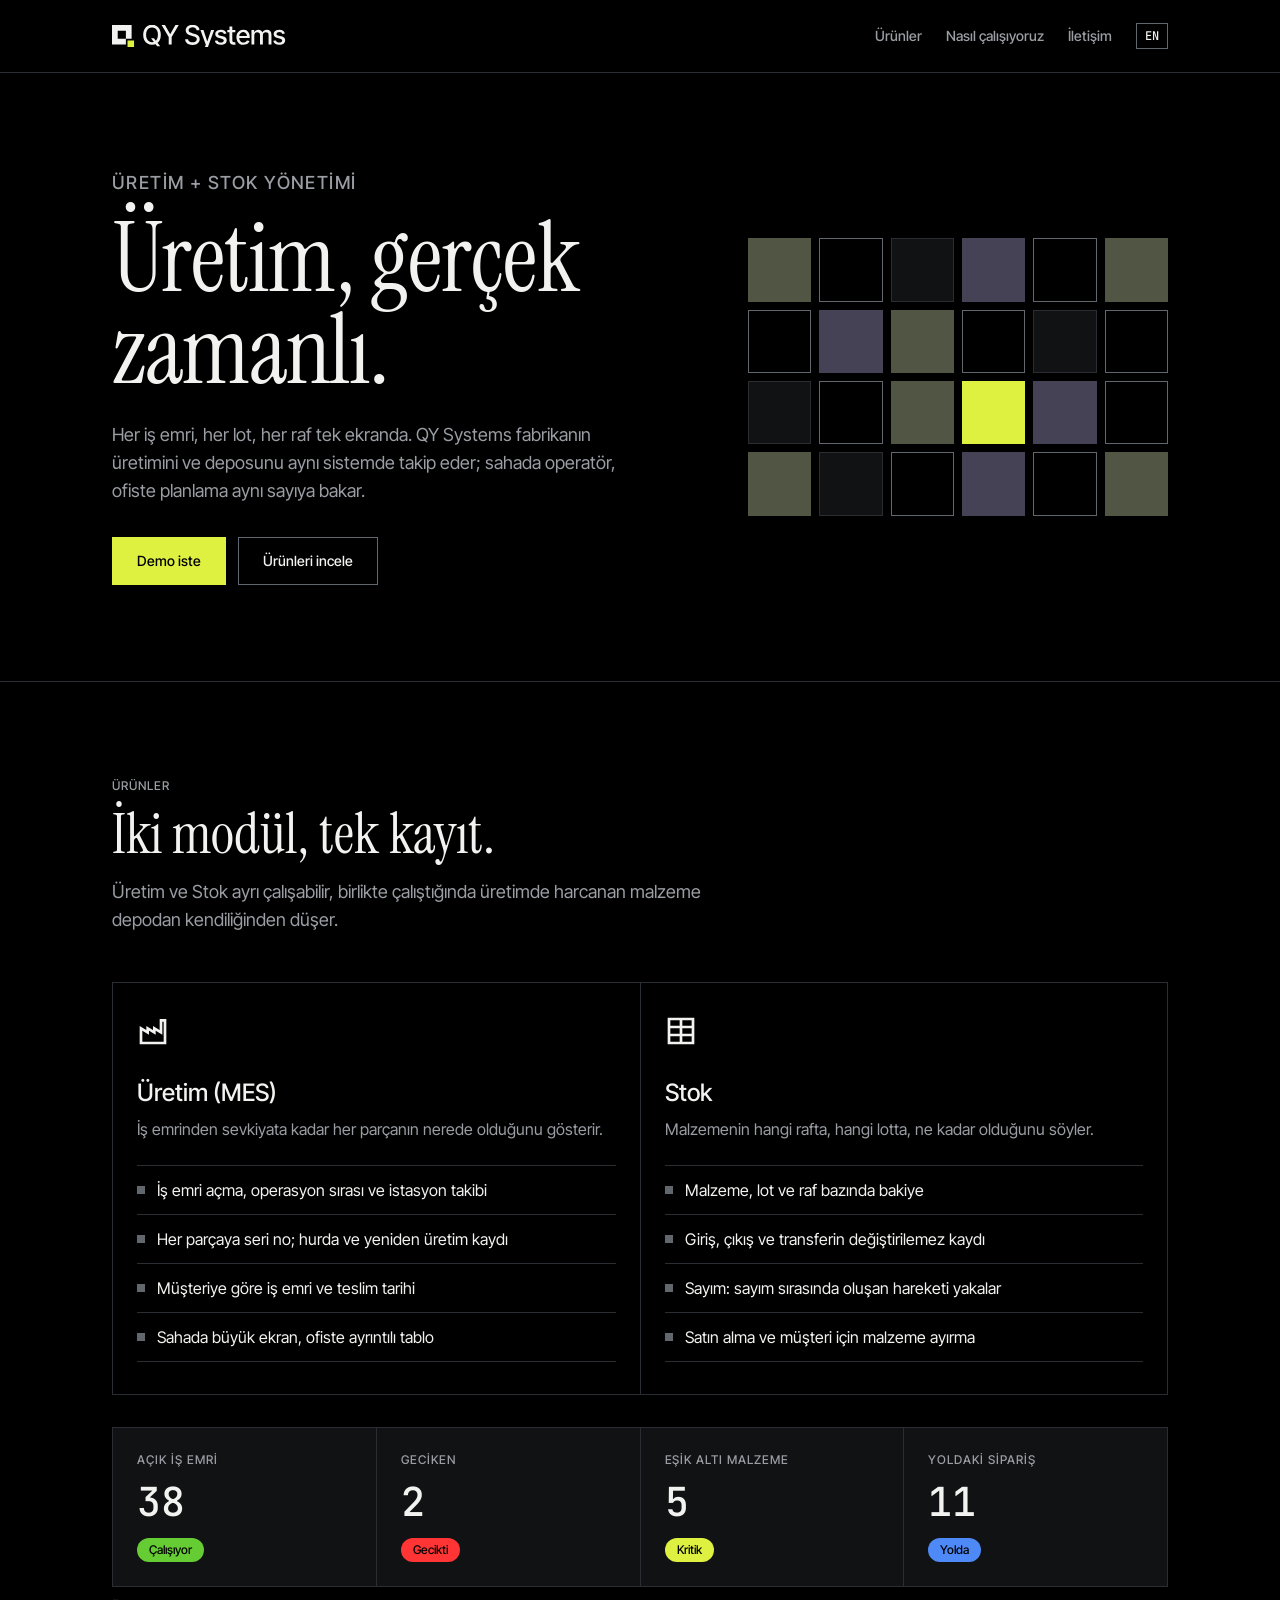
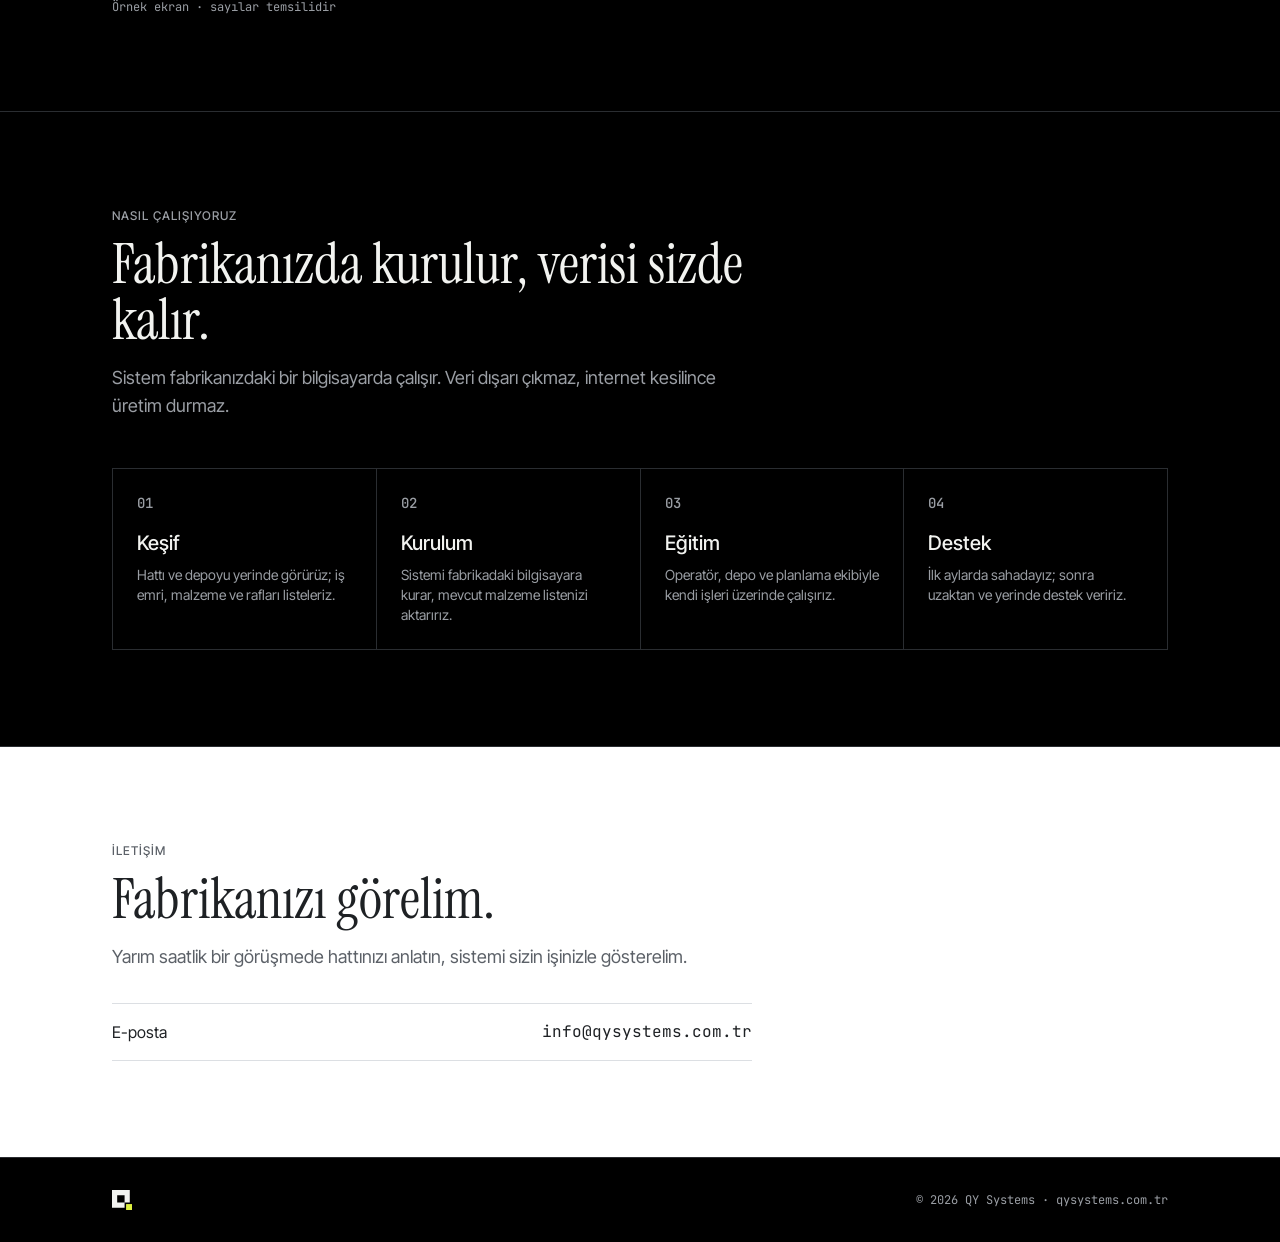
<file: index.html>
<!doctype html>
<html lang="tr">
<head>
<meta charset="utf-8">
<meta name="viewport" content="width=device-width, initial-scale=1">
<title>QY Systems · Üretim ve stok yönetimi</title>
<meta name="description" content="QY Systems: fabrikalar için üretim takibi (MES) ve stok yönetimi. İş emri, lot, seri no ve raf tek ekranda.">
<link rel="icon" href="assets/qy-favicon.svg" type="image/svg+xml">
<link rel="alternate" hreflang="en" href="https://qysystems.com.tr/en/">
<link rel="preconnect" href="https://fonts.googleapis.com">
<link rel="preconnect" href="https://fonts.gstatic.com" crossorigin>
<link href="https://fonts.googleapis.com/css2?family=Instrument+Serif&family=Inter+Tight:wght@400;500&family=JetBrains+Mono:wght@400;500&display=swap" rel="stylesheet">
<link rel="stylesheet" href="style.css">
</head>
<body>

<header class="top">
  <div class="wrap">
    <a class="logo" href="./" aria-label="QY Systems ana sayfa"><img src="assets/qy-lockup-control.svg" alt="QY Systems"></a>
    <nav>
      <a class="sec" href="#urunler">Ürünler</a>
      <a class="sec" href="#nasil">Nasıl çalışıyoruz</a>
      <a class="sec" href="#iletisim">İletişim</a>
      <a class="lang" href="en/" hreflang="en" lang="en">EN</a>
    </nav>
  </div>
</header>

<main>
<section class="hero">
  <div class="wrap">
    <div>
      <p class="label">Üretim + Stok yönetimi</p>
      <h1>Üretim, gerçek zamanlı.</h1>
      <p>Her iş emri, her lot, her raf tek ekranda. QY Systems fabrikanın üretimini ve deposunu aynı sistemde takip eder; sahada operatör, ofiste planlama aynı sayıya bakar.</p>
      <div class="actions">
        <a class="btn primary" href="#iletisim">Demo iste</a>
        <a class="btn" href="#urunler">Ürünleri incele</a>
      </div>
    </div>
    <div class="rack" aria-hidden="true">
      <span class="f1"></span><span></span><span class="f3"></span><span class="f2"></span><span></span><span class="f1"></span>
      <span></span><span class="f2"></span><span class="f1"></span><span></span><span class="f3"></span><span></span>
      <span class="f3"></span><span></span><span class="f1"></span><span class="sig"></span><span class="f2"></span><span></span>
      <span class="f1"></span><span class="f3"></span><span></span><span class="f2"></span><span></span><span class="f1"></span>
    </div>
  </div>
</section>

<section class="block" id="urunler">
  <div class="wrap">
    <p class="label">Ürünler</p>
    <h2>İki modül, tek kayıt.</h2>
    <p class="lead">Üretim ve Stok ayrı çalışabilir, birlikte çalıştığında üretimde harcanan malzeme depodan kendiliğinden düşer.</p>

    <div class="grid2">
      <article class="card">
        <svg class="icon" viewBox="0 0 24 24" fill="none" stroke="currentColor" stroke-width="2" stroke-linecap="square" stroke-linejoin="miter" aria-hidden="true"><path d="M3 21V10l5 3V10l5 3V10l5 3V4h3v17Z"/></svg>
        <h3>Üretim (MES)</h3>
        <p>İş emrinden sevkiyata kadar her parçanın nerede olduğunu gösterir.</p>
        <ul>
          <li>İş emri açma, operasyon sırası ve istasyon takibi</li>
          <li>Her parçaya seri no; hurda ve yeniden üretim kaydı</li>
          <li>Müşteriye göre iş emri ve teslim tarihi</li>
          <li>Sahada büyük ekran, ofiste ayrıntılı tablo</li>
        </ul>
      </article>
      <article class="card">
        <svg class="icon" viewBox="0 0 24 24" fill="none" stroke="currentColor" stroke-width="2" stroke-linecap="square" stroke-linejoin="miter" aria-hidden="true"><path d="M3 3h18v18H3ZM3 9h18M3 15h18M12 3v18"/></svg>
        <h3>Stok</h3>
        <p>Malzemenin hangi rafta, hangi lotta, ne kadar olduğunu söyler.</p>
        <ul>
          <li>Malzeme, lot ve raf bazında bakiye</li>
          <li>Giriş, çıkış ve transferin değiştirilemez kaydı</li>
          <li>Sayım: sayım sırasında oluşan hareketi yakalar</li>
          <li>Satın alma ve müşteri için malzeme ayırma</li>
        </ul>
      </article>
    </div>

    <div class="kpis" aria-label="Örnek kontrol ekranı">
      <div class="kpi"><p class="label">Açık iş emri</p><p class="num">38</p><span class="chip ok">Çalışıyor</span></div>
      <div class="kpi"><p class="label">Geciken</p><p class="num">2</p><span class="chip al">Gecikti</span></div>
      <div class="kpi"><p class="label">Eşik altı malzeme</p><p class="num">5</p><span class="chip sig">Kritik</span></div>
      <div class="kpi"><p class="label">Yoldaki sipariş</p><p class="num">11</p><span class="chip in">Yolda</span></div>
    </div>
    <p class="note">Örnek ekran · sayılar temsilidir</p>
  </div>
</section>

<section class="block" id="nasil">
  <div class="wrap">
    <p class="label">Nasıl çalışıyoruz</p>
    <h2>Fabrikanızda kurulur, verisi sizde kalır.</h2>
    <p class="lead">Sistem fabrikanızdaki bir bilgisayarda çalışır. Veri dışarı çıkmaz, internet kesilince üretim durmaz.</p>
    <div class="steps">
      <div class="step"><p class="n">01</p><h3>Keşif</h3><p>Hattı ve depoyu yerinde görürüz; iş emri, malzeme ve rafları listeleriz.</p></div>
      <div class="step"><p class="n">02</p><h3>Kurulum</h3><p>Sistemi fabrikadaki bilgisayara kurar, mevcut malzeme listenizi aktarırız.</p></div>
      <div class="step"><p class="n">03</p><h3>Eğitim</h3><p>Operatör, depo ve planlama ekibiyle kendi işleri üzerinde çalışırız.</p></div>
      <div class="step"><p class="n">04</p><h3>Destek</h3><p>İlk aylarda sahadayız; sonra uzaktan ve yerinde destek veririz.</p></div>
    </div>
  </div>
</section>

<section class="block contact" id="iletisim">
  <div class="wrap">
    <p class="label">İletişim</p>
    <h2>Fabrikanızı görelim.</h2>
    <p class="lead">Yarım saatlik bir görüşmede hattınızı anlatın, sistemi sizin işinizle gösterelim.</p>
    <div class="contact-list">
      <a href="mailto:info@qysystems.com.tr"><span>E-posta</span><span class="v">info@qysystems.com.tr</span></a>
      <!-- Telefon: numara belli olunca aç -->
      <!-- <a href="tel:+90..."><span>Telefon</span><span class="v">+90 000 000 00 00</span></a> -->
    </div>
  </div>
</section>
</main>

<footer>
  <div class="wrap">
    <img src="assets/qy-mark-control.svg" alt="QY Systems">
    <p>© 2026 QY Systems · qysystems.com.tr</p>
  </div>
</footer>
</body>
</html>
</file>
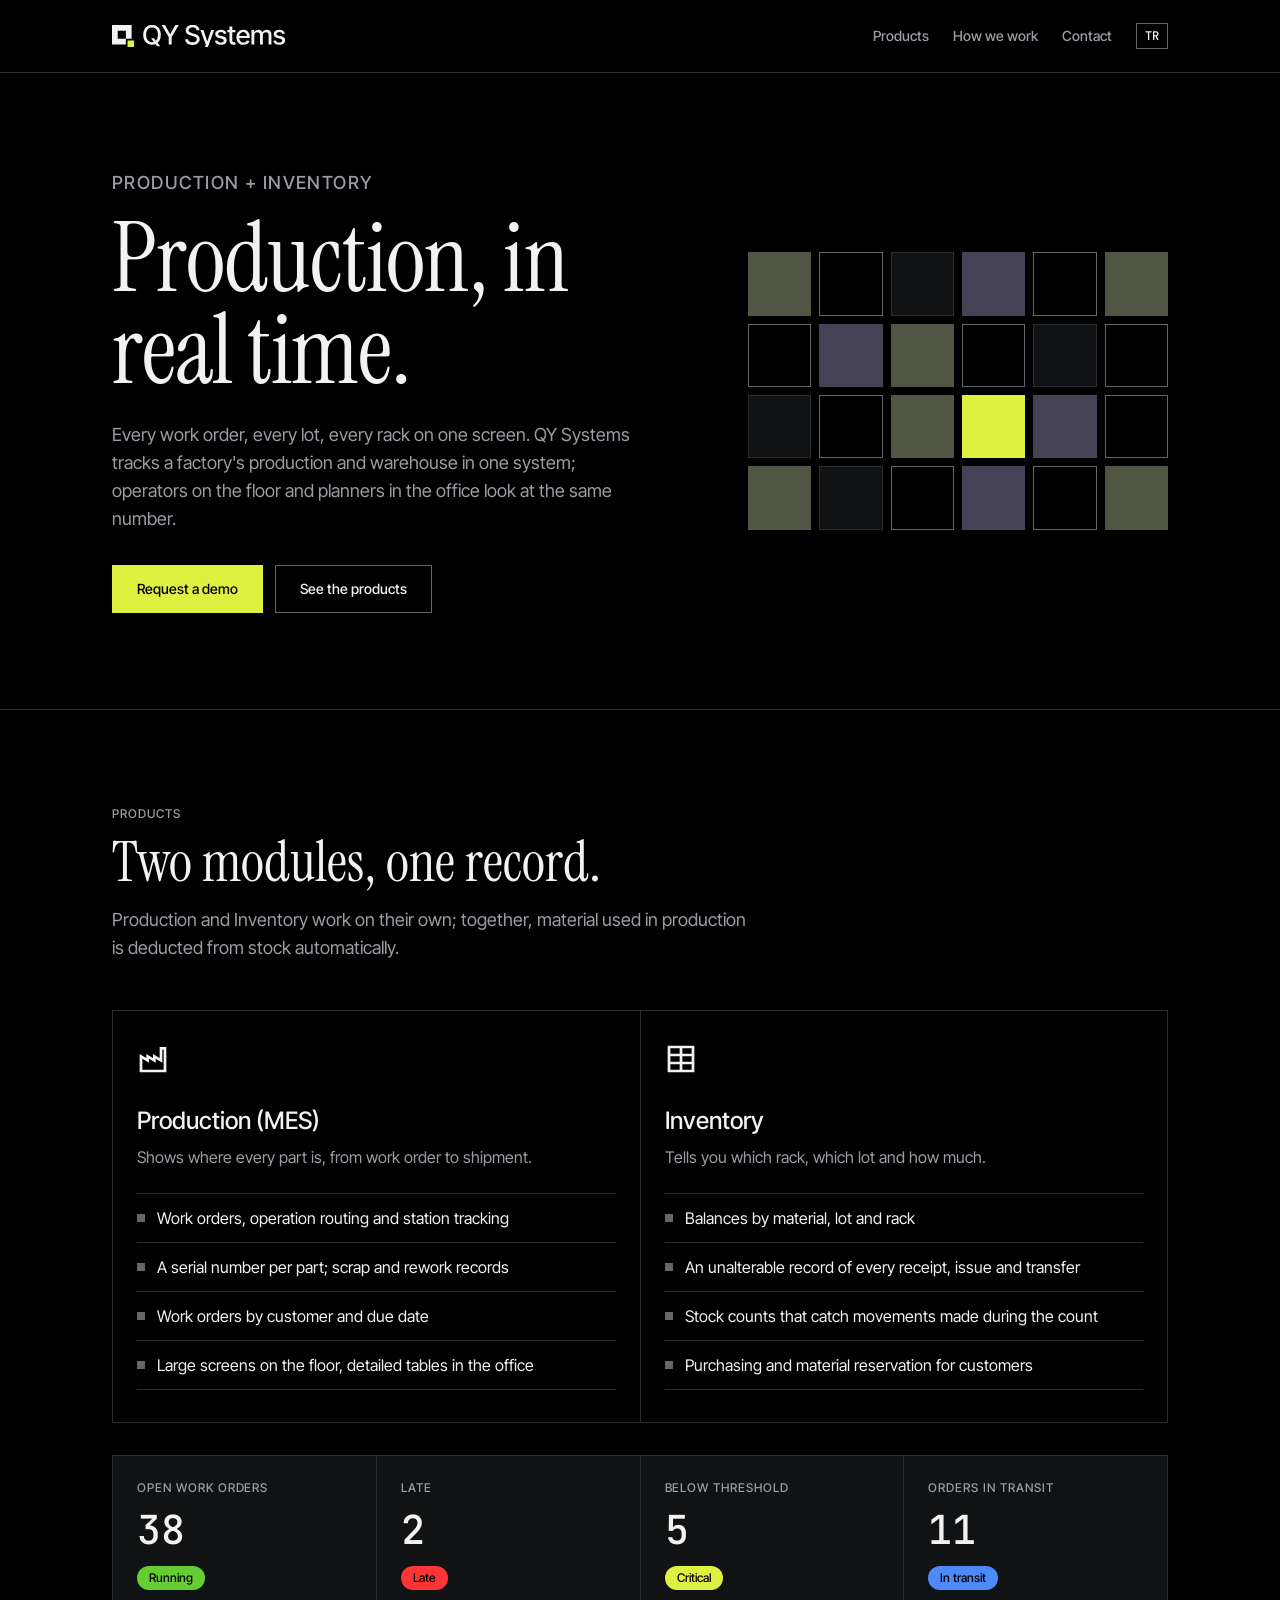
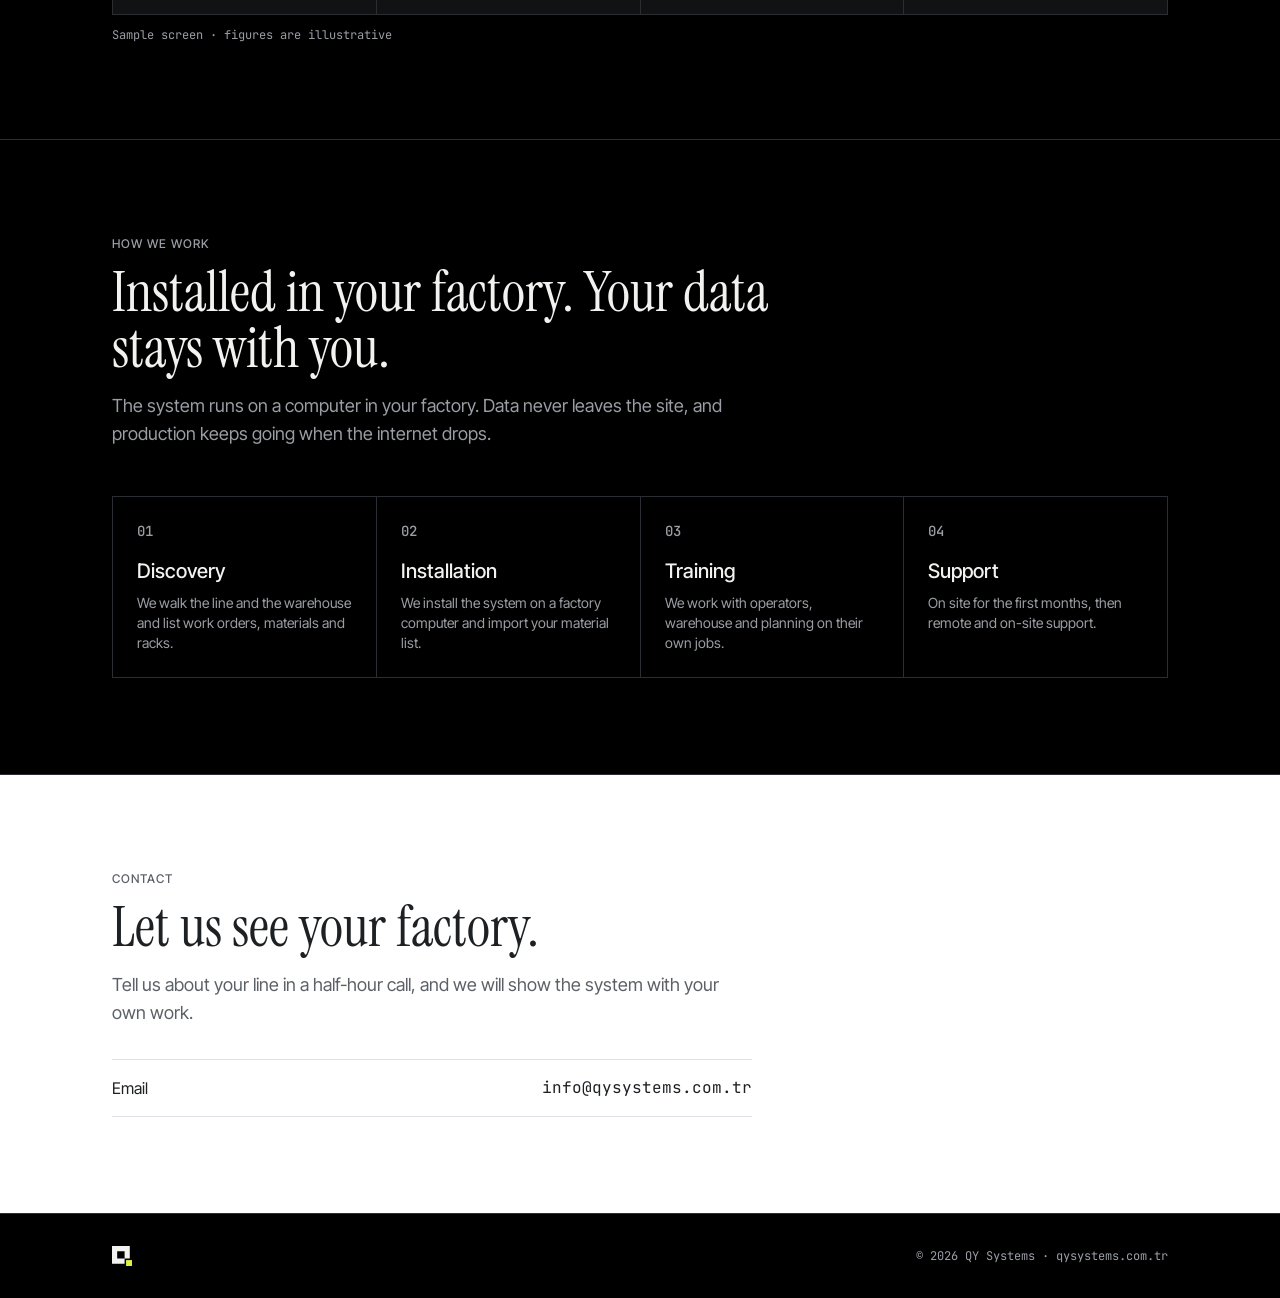
<file: en/index.html>
<!doctype html>
<html lang="en">
<head>
<meta charset="utf-8">
<meta name="viewport" content="width=device-width, initial-scale=1">
<title>QY Systems · Production and inventory management</title>
<meta name="description" content="QY Systems: production tracking (MES) and inventory management for factories. Work orders, lots, serial numbers and racks on one screen.">
<link rel="icon" href="../assets/qy-favicon.svg" type="image/svg+xml">
<link rel="alternate" hreflang="tr" href="https://qysystems.com.tr/">
<link rel="preconnect" href="https://fonts.googleapis.com">
<link rel="preconnect" href="https://fonts.gstatic.com" crossorigin>
<link href="https://fonts.googleapis.com/css2?family=Instrument+Serif&family=Inter+Tight:wght@400;500&family=JetBrains+Mono:wght@400;500&display=swap" rel="stylesheet">
<link rel="stylesheet" href="../style.css">
</head>
<body>

<header class="top">
  <div class="wrap">
    <a class="logo" href="./" aria-label="QY Systems home"><img src="../assets/qy-lockup-control.svg" alt="QY Systems"></a>
    <nav>
      <a class="sec" href="#products">Products</a>
      <a class="sec" href="#how">How we work</a>
      <a class="sec" href="#contact">Contact</a>
      <a class="lang" href="../" hreflang="tr" lang="tr">TR</a>
    </nav>
  </div>
</header>

<main>
<section class="hero">
  <div class="wrap">
    <div>
      <p class="label">Production + Inventory</p>
      <h1>Production, in real time.</h1>
      <p>Every work order, every lot, every rack on one screen. QY Systems tracks a factory's production and warehouse in one system; operators on the floor and planners in the office look at the same number.</p>
      <div class="actions">
        <a class="btn primary" href="#contact">Request a demo</a>
        <a class="btn" href="#products">See the products</a>
      </div>
    </div>
    <div class="rack" aria-hidden="true">
      <span class="f1"></span><span></span><span class="f3"></span><span class="f2"></span><span></span><span class="f1"></span>
      <span></span><span class="f2"></span><span class="f1"></span><span></span><span class="f3"></span><span></span>
      <span class="f3"></span><span></span><span class="f1"></span><span class="sig"></span><span class="f2"></span><span></span>
      <span class="f1"></span><span class="f3"></span><span></span><span class="f2"></span><span></span><span class="f1"></span>
    </div>
  </div>
</section>

<section class="block" id="products">
  <div class="wrap">
    <p class="label">Products</p>
    <h2>Two modules, one record.</h2>
    <p class="lead">Production and Inventory work on their own; together, material used in production is deducted from stock automatically.</p>

    <div class="grid2">
      <article class="card">
        <svg class="icon" viewBox="0 0 24 24" fill="none" stroke="currentColor" stroke-width="2" stroke-linecap="square" stroke-linejoin="miter" aria-hidden="true"><path d="M3 21V10l5 3V10l5 3V10l5 3V4h3v17Z"/></svg>
        <h3>Production (MES)</h3>
        <p>Shows where every part is, from work order to shipment.</p>
        <ul>
          <li>Work orders, operation routing and station tracking</li>
          <li>A serial number per part; scrap and rework records</li>
          <li>Work orders by customer and due date</li>
          <li>Large screens on the floor, detailed tables in the office</li>
        </ul>
      </article>
      <article class="card">
        <svg class="icon" viewBox="0 0 24 24" fill="none" stroke="currentColor" stroke-width="2" stroke-linecap="square" stroke-linejoin="miter" aria-hidden="true"><path d="M3 3h18v18H3ZM3 9h18M3 15h18M12 3v18"/></svg>
        <h3>Inventory</h3>
        <p>Tells you which rack, which lot and how much.</p>
        <ul>
          <li>Balances by material, lot and rack</li>
          <li>An unalterable record of every receipt, issue and transfer</li>
          <li>Stock counts that catch movements made during the count</li>
          <li>Purchasing and material reservation for customers</li>
        </ul>
      </article>
    </div>

    <div class="kpis" aria-label="Sample control screen">
      <div class="kpi"><p class="label">Open work orders</p><p class="num">38</p><span class="chip ok">Running</span></div>
      <div class="kpi"><p class="label">Late</p><p class="num">2</p><span class="chip al">Late</span></div>
      <div class="kpi"><p class="label">Below threshold</p><p class="num">5</p><span class="chip sig">Critical</span></div>
      <div class="kpi"><p class="label">Orders in transit</p><p class="num">11</p><span class="chip in">In transit</span></div>
    </div>
    <p class="note">Sample screen · figures are illustrative</p>
  </div>
</section>

<section class="block" id="how">
  <div class="wrap">
    <p class="label">How we work</p>
    <h2>Installed in your factory. Your data stays with you.</h2>
    <p class="lead">The system runs on a computer in your factory. Data never leaves the site, and production keeps going when the internet drops.</p>
    <div class="steps">
      <div class="step"><p class="n">01</p><h3>Discovery</h3><p>We walk the line and the warehouse and list work orders, materials and racks.</p></div>
      <div class="step"><p class="n">02</p><h3>Installation</h3><p>We install the system on a factory computer and import your material list.</p></div>
      <div class="step"><p class="n">03</p><h3>Training</h3><p>We work with operators, warehouse and planning on their own jobs.</p></div>
      <div class="step"><p class="n">04</p><h3>Support</h3><p>On site for the first months, then remote and on-site support.</p></div>
    </div>
  </div>
</section>

<section class="block contact" id="contact">
  <div class="wrap">
    <p class="label">Contact</p>
    <h2>Let us see your factory.</h2>
    <p class="lead">Tell us about your line in a half-hour call, and we will show the system with your own work.</p>
    <div class="contact-list">
      <a href="mailto:info@qysystems.com.tr"><span>Email</span><span class="v">info@qysystems.com.tr</span></a>
      <!-- Telefon: numara belli olunca aç -->
      <!-- <a href="tel:+90..."><span>Phone</span><span class="v">+90 000 000 00 00</span></a> -->
    </div>
  </div>
</section>
</main>

<footer>
  <div class="wrap">
    <img src="../assets/qy-mark-control.svg" alt="QY Systems">
    <p>© 2026 QY Systems · qysystems.com.tr</p>
  </div>
</footer>
</body>
</html>
</file>
<file: style.css>
/* QY Systems tanıtım sitesi — token'lar QY Systems design system'inden */
:root {
  --surface-000: #000000;
  --surface-100: #111214;
  --line-100: #2A2D31;
  --line-200: #62676E;
  --ink: #F2F3F0;
  --ink-muted: #9A9EA4;
  --signal: #DFF140;
  --on-signal: #000000;
  --olive: #505544;
  --steel: #454256;
  --positive: #66CC33;
  --alarm: #FF3535;
  --info: #4E8AF7;

  --o-surface-000: #FFFFFF;
  --o-surface-100: #F4F5F6;
  --o-line-100: #DCDFE3;
  --o-line-200: #7E848C;
  --o-ink: #1E2124;
  --o-ink-muted: #5C6168;

  --serif: "Instrument Serif", Georgia, serif;
  --sans: "Inter Tight", system-ui, sans-serif;
  --mono: "JetBrains Mono", ui-monospace, monospace;

  --space-1: 4px; --space-2: 8px; --space-3: 12px; --space-4: 16px;
  --space-6: 24px; --space-8: 32px; --space-12: 48px;
  --max: 1120px;
}

* { box-sizing: border-box; margin: 0; padding: 0; }
html { scroll-behavior: smooth; }
body {
  background: var(--surface-000);
  color: var(--ink);
  font: 400 16px/24px var(--sans);
  -webkit-font-smoothing: antialiased;
}
a { color: inherit; }
img { display: block; max-width: 100%; }
.wrap { max-width: var(--max); margin: 0 auto; padding: 0 var(--space-4); }
@media (min-width: 720px) { .wrap { padding: 0 var(--space-8); } }

:focus-visible { outline: 2px solid var(--signal); outline-offset: 2px; }

/* Üst şerit */
.top { border-bottom: 1px solid var(--line-100); }
.top .wrap { display: flex; align-items: center; justify-content: space-between; height: 72px; gap: var(--space-4); }
.top .logo img { height: 22px; width: auto; }
.top nav { display: flex; align-items: center; gap: var(--space-6); }
.top nav a { text-decoration: none; font: 500 14px/20px var(--sans); color: var(--ink-muted); }
.top nav a:hover { color: var(--ink); }
.top nav .lang { font-family: var(--mono); font-size: 12px; border: 1px solid var(--line-200); padding: 2px var(--space-2); color: var(--ink); }
@media (max-width: 719px) { .top nav .sec { display: none; } }

/* Etiket */
.label { font: 500 12px/16px var(--sans); letter-spacing: .08em; text-transform: uppercase; color: var(--ink-muted); }

/* Kahraman */
.hero { padding: var(--space-12) 0; border-bottom: 1px solid var(--line-100); }
.hero .wrap { display: grid; gap: var(--space-12); align-items: center; }
@media (min-width: 900px) { .hero { padding: 96px 0; } .hero .wrap { grid-template-columns: 1.3fr 1fr; } }
.hero h1 { font: 400 56px/56px var(--serif); margin: var(--space-4) 0 var(--space-6); }
@media (min-width: 720px) { .hero h1 { font-size: 96px; line-height: 92px; letter-spacing: -0.01em; } }
.hero p { max-width: 520px; color: var(--ink-muted); font-size: 18px; line-height: 28px; }
.actions { display: flex; flex-wrap: wrap; gap: var(--space-3); margin-top: var(--space-8); }
.btn { display: inline-flex; align-items: center; gap: var(--space-2); height: 48px; padding: 0 var(--space-6);
  font: 500 14px/20px var(--sans); text-decoration: none; border: 1px solid var(--line-200); color: var(--ink); }
.btn.primary { background: var(--signal); color: var(--on-signal); border-color: var(--signal); }
.btn svg { width: 20px; height: 20px; }

/* Raf gözleri motifi */
.rack { display: grid; grid-template-columns: repeat(6, 1fr); gap: 8px; max-width: 420px; justify-self: end; width: 100%; }
.rack span { aspect-ratio: 1; border: 1px solid var(--line-200); }
.rack .f1 { background: var(--olive); border-color: var(--olive); }
.rack .f2 { background: var(--steel); border-color: var(--steel); }
.rack .f3 { background: var(--surface-100); border-color: var(--line-100); }
.rack .sig { background: var(--signal); border-color: var(--signal); }

/* Bölümler */
section.block { padding: var(--space-12) 0; border-bottom: 1px solid var(--line-100); }
@media (min-width: 900px) { section.block { padding: 96px 0; } }
.block h2 { font: 400 40px/44px var(--serif); margin: var(--space-3) 0 var(--space-4); max-width: 720px; }
@media (min-width: 720px) { .block h2 { font-size: 56px; line-height: 56px; } }
.block .lead { color: var(--ink-muted); max-width: 640px; font-size: 18px; line-height: 28px; }

.grid2 { display: grid; gap: 1px; background: var(--line-100); border: 1px solid var(--line-100); margin-top: var(--space-12); }
@media (min-width: 900px) { .grid2 { grid-template-columns: 1fr 1fr; } }
.card { background: var(--surface-000); padding: var(--space-8) var(--space-6); }
.card .icon { width: 32px; height: 32px; color: var(--ink); margin-bottom: var(--space-6); }
.card h3 { font: 500 24px/32px var(--sans); margin-bottom: var(--space-2); }
.card > p { color: var(--ink-muted); margin-bottom: var(--space-6); }
.card ul { list-style: none; border-top: 1px solid var(--line-100); }
.card li { padding: var(--space-3) 0; border-bottom: 1px solid var(--line-100); display: flex; gap: var(--space-3); }
.card li::before { content: ""; flex: none; width: 8px; height: 8px; margin-top: 8px; background: var(--line-200); }

/* Örnek ekran: KPI şeridi */
.kpis { display: grid; grid-template-columns: repeat(2, 1fr); gap: 1px; background: var(--line-100); border: 1px solid var(--line-100); margin-top: var(--space-8); }
@media (min-width: 720px) { .kpis { grid-template-columns: repeat(4, 1fr); } }
.kpi { background: var(--surface-100); padding: var(--space-6); }
.kpi .num { font: 500 40px/44px var(--mono); letter-spacing: -0.01em; margin: var(--space-3) 0; }
.chip { display: inline-flex; align-items: center; height: 24px; padding: 0 var(--space-3); border-radius: 9999px;
  font: 500 12px/16px var(--sans); color: #000; }
.chip.ok { background: var(--positive); }
.chip.sig { background: var(--signal); }
.chip.al { background: var(--alarm); }
.chip.in { background: var(--info); }
.note { font: 400 12px/16px var(--mono); color: var(--ink-muted); margin-top: var(--space-3); }

/* Adımlar */
.steps { display: grid; gap: 1px; background: var(--line-100); border: 1px solid var(--line-100); margin-top: var(--space-12); counter-reset: s; }
@media (min-width: 900px) { .steps { grid-template-columns: repeat(4, 1fr); } }
.step { background: var(--surface-000); padding: var(--space-6); }
.step .n { font: 500 14px/20px var(--mono); color: var(--ink-muted); }
.step h3 { font: 500 20px/28px var(--sans); margin: var(--space-4) 0 var(--space-2); }
.step p { color: var(--ink-muted); font-size: 14px; line-height: 20px; }

/* İletişim: Ofis modu (açık) */
.contact { background: var(--o-surface-000); color: var(--o-ink); }
.contact .label, .contact .lead { color: var(--o-ink-muted); }
.contact :focus-visible { outline-color: var(--o-ink); }
.contact-list { margin-top: var(--space-8); border-top: 1px solid var(--o-line-100); max-width: 640px; }
.contact-list a, .contact-list div { display: flex; justify-content: space-between; gap: var(--space-4); flex-wrap: wrap;
  padding: var(--space-4) 0; border-bottom: 1px solid var(--o-line-100); text-decoration: none; }
.contact-list .v { font: 400 16px/24px var(--mono); }
.contact-list a:hover .v { text-decoration: underline; }

footer { padding: var(--space-8) 0; }
footer .wrap { display: flex; justify-content: space-between; align-items: center; gap: var(--space-4); flex-wrap: wrap; }
footer img { height: 20px; width: auto; }
footer p { font: 400 12px/16px var(--mono); color: var(--ink-muted); }
</file>
